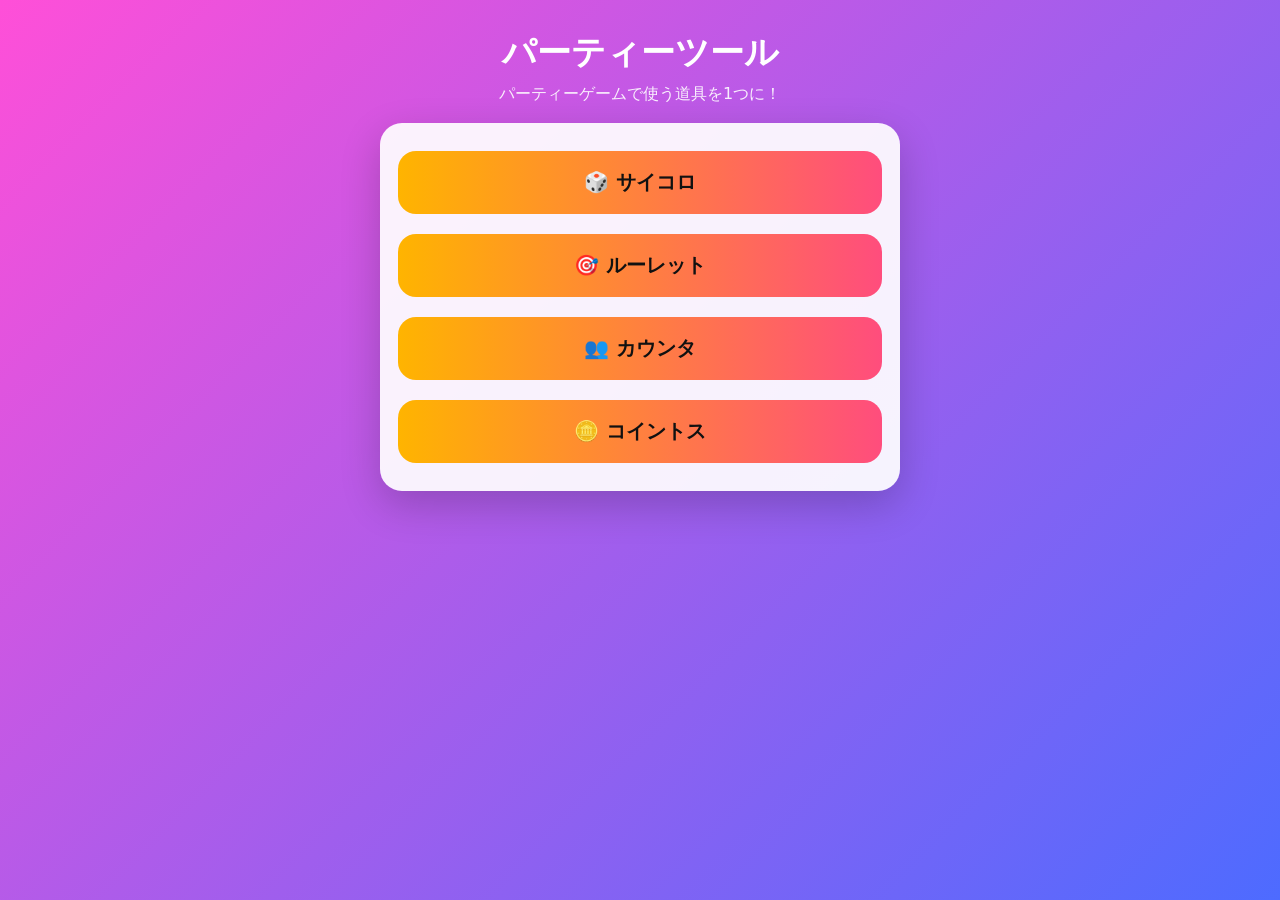
<file: index.html>
<!DOCTYPE html>
<html lang="ja">
<head>
  <meta charset="UTF-8" />
  <meta name="viewport" content="width=device-width, initial-scale=1.0" />
  <title>Party Tools</title>
  <link rel="stylesheet" href="css/style.css" />
  <link rel="icon" href="images/icon.png">
  <link rel="apple-touch-icon" href="images/icon.png">
  <link rel="manifest" href="manifest.json">
  <meta name="apple-mobile-web-app-capable" content="yes">
  <meta name="apple-mobile-web-app-title" content="パーティーツール">
</head>
<body>
  <div class="app-bg">
    <div class="container">
      <h1 class="title">パーティーツール</h1>
      <p class="subtitle">パーティーゲームで使う道具を1つに！</p>

      <div class="card">
        <button class="big-btn" onclick="location.href='dice.html'">
          🎲 サイコロ
        </button>
        <button class="big-btn" onclick="location.href='roulette.html'">
          🎯 ルーレット
        </button>

        <button class="big-btn" onclick="location.href='counter.html'">
          👥 カウンタ
        </button>

        <button class="big-btn" onclick="location.href='coin.html'">
          🪙 コイントス
        </button>  
      </div>
    </div>
  </div>
</body>
</html>
</file>
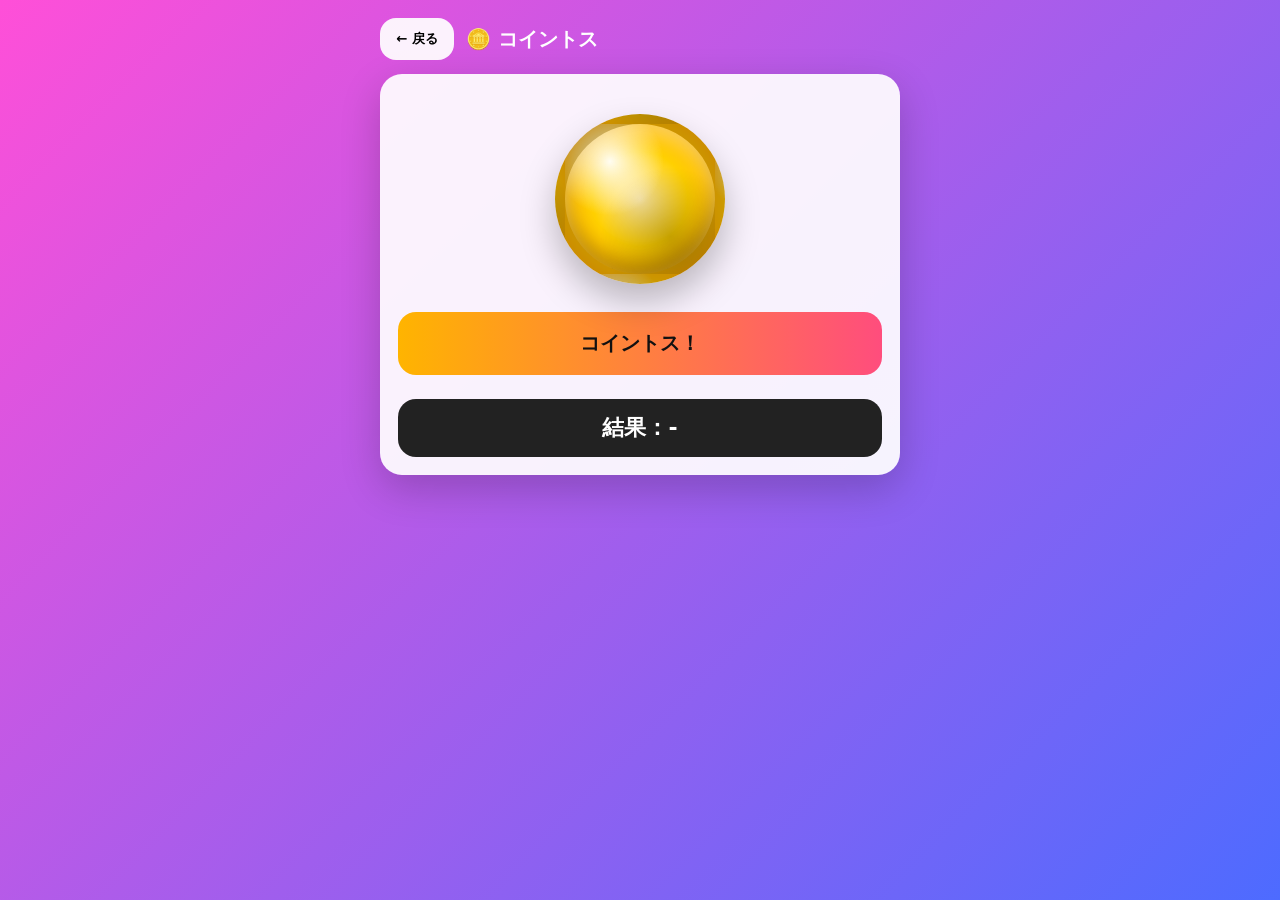
<file: coin.html>
<!DOCTYPE html>
<html lang="ja">
<head>
  <meta charset="UTF-8" />
  <meta name="viewport" content="width=device-width, initial-scale=1.0" />
  <title>コイントス</title>

  <link rel="stylesheet" href="css/style.css" />
  <link rel="stylesheet" href="css/coin.css" />
</head>

<body>
  <div class="app-bg">
    <div class="container">

      <div class="topbar">
        <button class="back-btn" onclick="location.href='index.html'">← 戻る</button>
        <h1 class="page-title">🪙 コイントス</h1>
      </div>

      <div class="card">

        <div class="coin-area">
          <div id="coin" class="coin">
            <div class="coin-face front"></div>
            <div class="coin-face back"></div>
          </div>
        </div>

        <button id="tossBtn" class="big-btn">コイントス！</button>

        <div id="coinResult" class="result big-result">
          結果：-
        </div>

      </div>

    </div>
  </div>

  <script src="js/coin.js"></script>
</body>
</html>
</file>
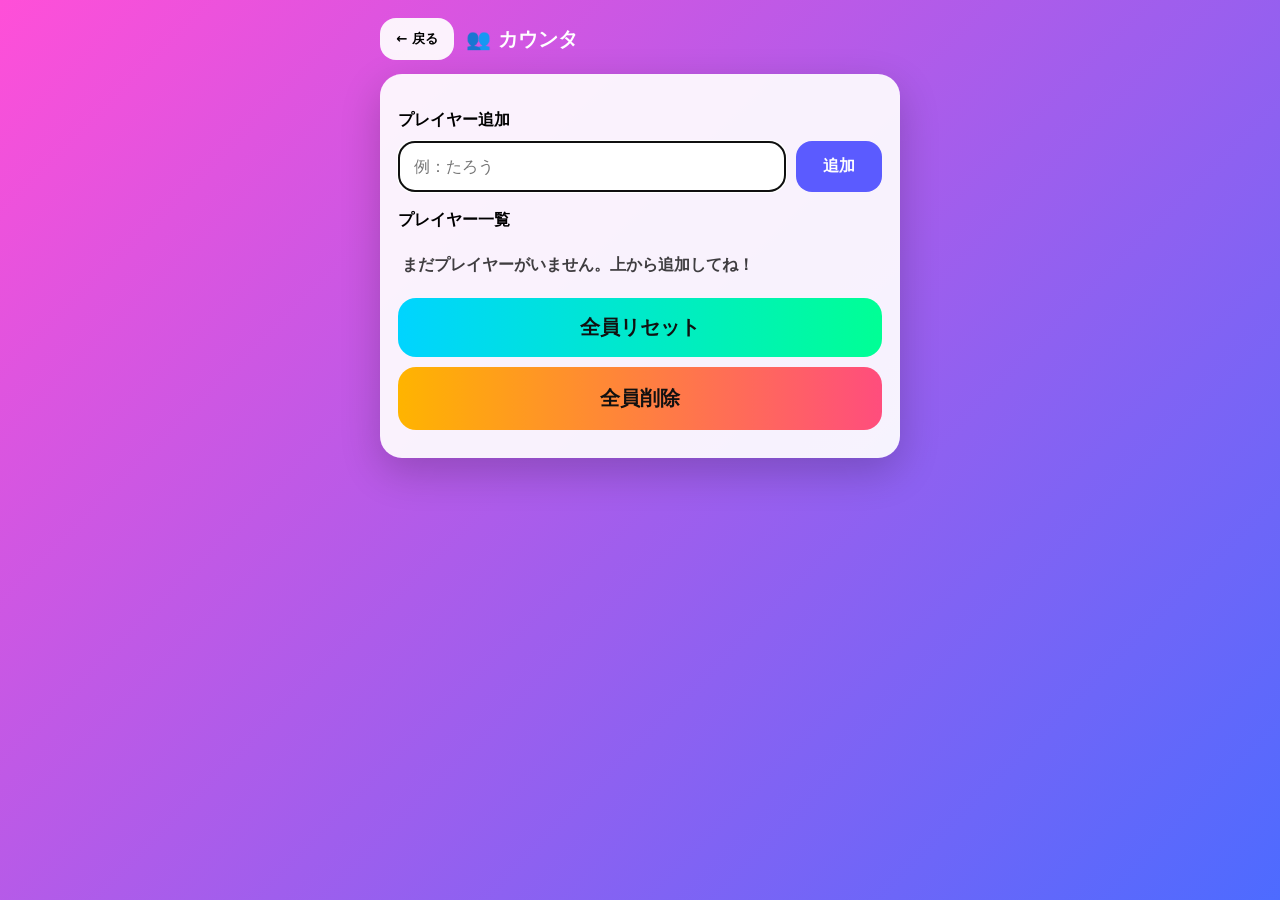
<file: counter.html>
<!DOCTYPE html>
<html lang="ja">
<head>
  <meta charset="UTF-8" />
  <meta name="viewport" content="width=device-width, initial-scale=1.0" />
  <title>カウンタ</title>

  <link rel="stylesheet" href="css/style.css" />
  <link rel="stylesheet" href="css/counter.css" />
</head>

<body>
  <div class="app-bg">
    <div class="container">

      <div class="topbar">
        <button class="back-btn" onclick="location.href='index.html'">← 戻る</button>
        <h1 class="page-title">👥 カウンタ</h1>
      </div>

      <div class="card">

        <div class="section-title">プレイヤー追加</div>

        <div class="add-row">
          <input id="playerNameInput" class="input" type="text" placeholder="例：たろう" maxlength="12" />
          <button id="addPlayerBtn" class="mini-btn">追加</button>
        </div>

        <div class="section-title">プレイヤー一覧</div>

        <div id="playersArea" class="counter-list">
          <!-- JSで生成 -->
        </div>

        <button id="resetAllBtn" class="main-btn">全員リセット</button>
        <button id="clearAllBtn" class="big-btn">全員削除</button>

      </div>

    </div>
  </div>

  <script src="js/counter.js"></script>
</body>
</html>
</file>
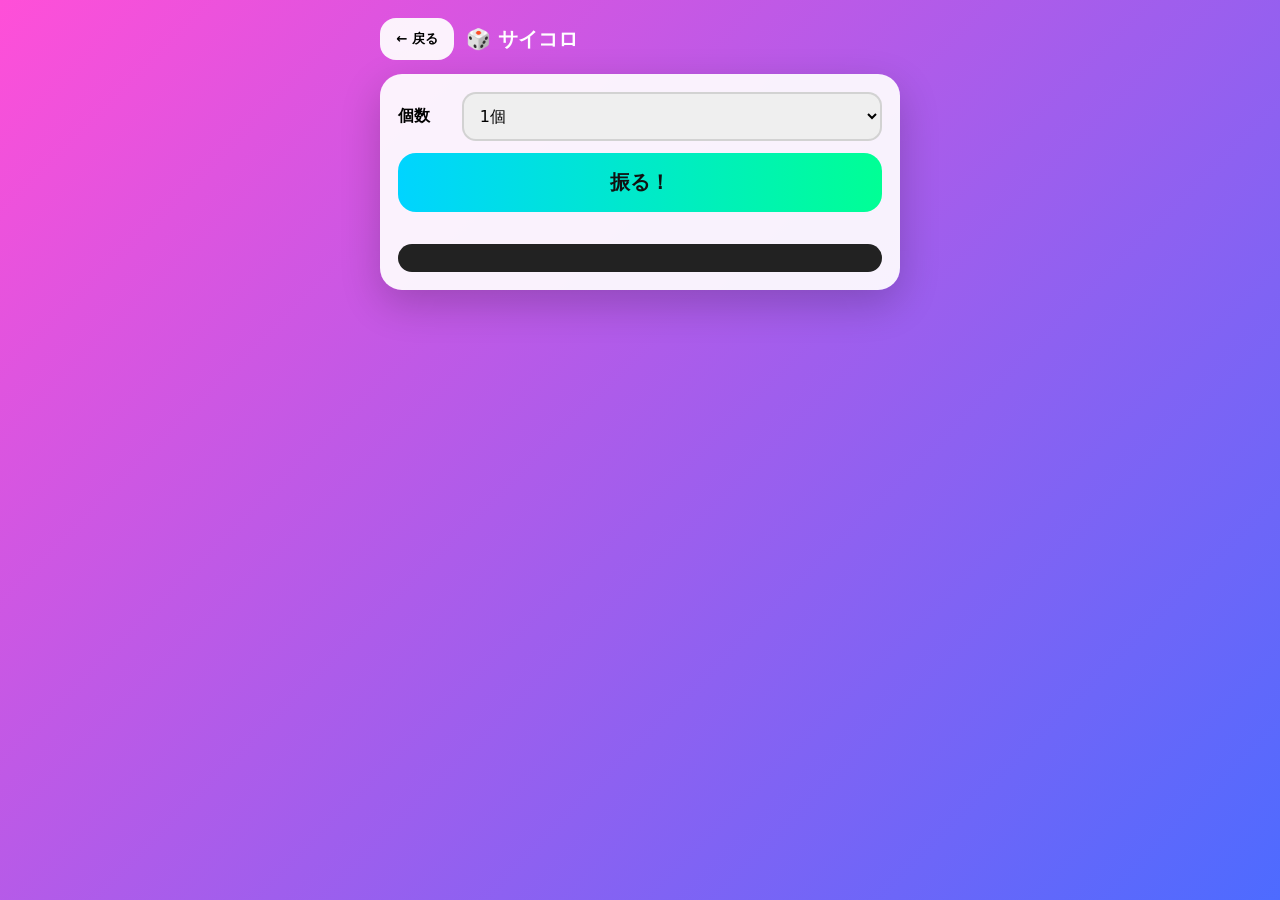
<file: dice.html>
<!DOCTYPE html>
<html lang="ja">
<head>
  <meta charset="UTF-8" />
  <meta name="viewport" content="width=device-width, initial-scale=1.0" />
  <title>サイコロ</title>
  <link rel="stylesheet" href="css/style.css" />
  <link rel="stylesheet" href="css/dice.css" />
</head>
<body>
  <div class="app-bg">
    <div class="container">
      <div class="topbar">
        <button class="back-btn" onclick="location.href='index.html'">← 戻る</button>
        <h2 class="page-title">🎲 サイコロ</h2>
      </div>

      <div class="card">
        <div class="row">
          <label class="label">個数</label>
          <select id="diceCount" class="select">
            <option value="1">1個</option>
            <option value="2">2個</option>
            <option value="3">3個</option>
            <option value="4">4個</option>
          </select>
        </div>

        <button id="rollBtn" class="main-btn">振る！</button>

        <div id="diceArea" class="dice-area"></div>
        <div id="diceSum" class="result"></div>
      </div>
    </div>
  </div>

  <script src="js/common.js"></script>
  <script src="js/dice.js"></script>
</body>
</html>
</file>
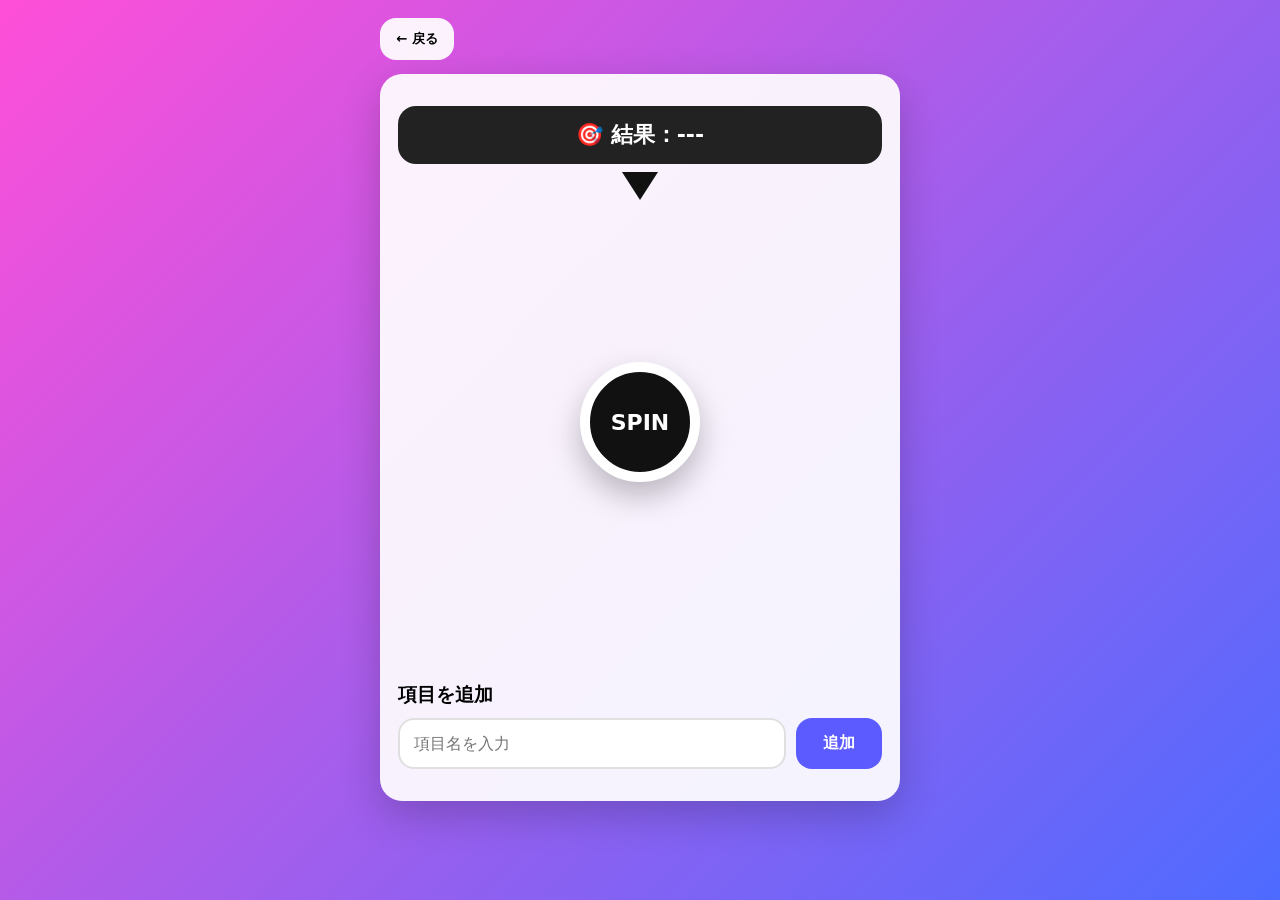
<file: roulette.html>
<!DOCTYPE html>
<html lang="ja">
<head>
  <meta charset="UTF-8" />
  <meta name="viewport" content="width=device-width, initial-scale=1.0" />
  <title>ルーレット</title>
  <link rel="stylesheet" href="css/style.css" />
  <link rel="stylesheet" href="css/roulette.css" />
</head>
<body>
  <div class="app-bg">
    <div class="container">
      <div class="topbar">
        <button class="back-btn" onclick="location.href='index.html'">← 戻る</button>
      </div>

      <div class="card">
        <div id="rouletteResult" class="result big-result">🎯 結果：---</div>

        <div class="roulette-wrap">
          <div class="pointer"></div>
          <canvas id="rouletteCanvas" width="520" height="520"></canvas>
          <button id="centerSpinBtn" class="center-spin">SPIN</button>
        </div>

        <h3 class="section-title">項目を追加</h3>
        <div class="add-row">
          <input id="itemInput" class="input" placeholder="項目名を入力" />
          <button id="addBtn" class="mini-btn">追加</button>
        </div>

        <div id="itemList" class="item-list"></div>
      </div>
    </div>
  </div>

  <script src="js/common.js"></script>
  <script src="js/roulette.js"></script>
</body>
</html>
</file>
<file: css/style.css>
* {
  box-sizing: border-box;
  font-family: system-ui, -apple-system, "Hiragino Sans", "Noto Sans JP", sans-serif;
}

body {
  margin: 0;
}

.app-bg {
  min-height: 100vh;
  background: linear-gradient(135deg, #ff4fd8, #4d6bff);
  padding: 18px;
  display: flex;
  justify-content: center;
}

.container {
  width: 100%;
  max-width: 520px;
}

.title {
  color: #fff;
  font-size: 34px;
  margin: 12px 0 0;
  text-align: center;
  font-weight: 900;
}

.subtitle {
  color: rgba(255,255,255,0.9);
  text-align: center;
  margin: 8px 0 18px;
}

.card {
  background: rgba(255,255,255,0.92);
  border-radius: 22px;
  padding: 18px;
  box-shadow: 0 14px 40px rgba(0,0,0,0.2);
}

.big-btn {
  width: 100%;
  padding: 18px 16px;
  border: none;
  border-radius: 18px;
  margin: 10px 0;
  font-size: 20px;
  font-weight: 800;
  background: linear-gradient(90deg, #ffb400, #ff4d7d);
  color: #111;
  cursor: pointer;
}

.big-btn:active {
  transform: scale(0.98);
}

.big-btn.disabled {
  opacity: 0.5;
  cursor: not-allowed;
}

.topbar {
  display: flex;
  gap: 12px;
  align-items: center;
  margin-bottom: 14px;
}

.back-btn {
  border: none;
  background: rgba(255,255,255,0.92);
  padding: 12px 16px;
  border-radius: 16px;
  font-weight: 900;
  cursor: pointer;
}

.page-title {
  color: #fff;
  margin: 0;
  font-size: 20px;
  font-weight: 900;
}

.main-btn {
  width: 100%;
  padding: 16px 16px;
  border: none;
  border-radius: 18px;
  margin-top: 12px;
  font-size: 20px;
  font-weight: 900;
  background: linear-gradient(90deg, #00d4ff, #00ff95);
  color: #111;
  cursor: pointer;
}

.main-btn:active {
  transform: scale(0.98);
}

.row {
  display: flex;
  gap: 12px;
  align-items: center;
}

.label {
  font-weight: 900;
  width: 60px;
}

.select {
  width: 100%;
  padding: 12px;
  border-radius: 14px;
  border: 2px solid rgba(0,0,0,0.12);
  font-size: 16px;
}

.dice-area {
  display: grid;
  grid-template-columns: repeat(2, 1fr);
  gap: 18px;
  margin-top: 18px;
  justify-items: center;
}

.dice {
  height: 110px;
  border-radius: 20px;
  background: #fff;
  border: 4px solid rgba(0,0,0,0.15);
  display: flex;
  justify-content: center;
  align-items: center;
  font-size: 46px;
  font-weight: 900;
  box-shadow: 0 10px 22px rgba(0,0,0,0.15);
}

.result {
  margin-top: 14px;
  background: #222;
  color: #fff;
  padding: 14px;
  border-radius: 18px;
  font-weight: 900;
  text-align: center;
  font-size: 18px;
}

.big-result {
  font-size: 22px;
}

.section-title {
  margin: 18px 0 10px;
  font-weight: 900;
}

.add-row {
  display: flex;
  gap: 10px;
}

.input {
  flex: 1;
  padding: 14px;
  border-radius: 16px;
  border: 2px solid rgba(0,0,0,0.12);
  font-size: 16px;
}

.mini-btn {
  width: 86px;
  border: none;
  border-radius: 16px;
  font-weight: 900;
  font-size: 16px;
  cursor: pointer;
  background: #5b5bff;
  color: #fff;
}

.item-list {
  margin-top: 14px;
  display: flex;
  flex-direction: column;
  gap: 10px;
}

.item {
  background: #fff;
  border-radius: 18px;
  padding: 14px;
  border: 2px solid rgba(0,0,0,0.12);
  display: flex;
  justify-content: space-between;
  align-items: center;
  gap: 12px;
}

.item-name {
  font-weight: 900;
  font-size: 16px;
  overflow: hidden;
  text-overflow: ellipsis;
  white-space: nowrap;
}

.del-btn {
  border: none;
  border-radius: 16px;
  padding: 10px 14px;
  background: #ff4d6d;
  color: #fff;
  font-weight: 900;
  cursor: pointer;
}

.app-icon {
  width: 120px;
  border-radius: 28px;
  box-shadow: 0 15px 30px rgba(0,0,0,0.3);
  display: block;
  margin: 0 auto 20px;
}
</file>
<file: css/coin.css>
/* =========================
   Coin Toss (リアル寄り)
========================= */

.coin-area {
  margin-top: 12px;
  display: flex;
  justify-content: center;
  align-items: center;
  padding: 10px 0 18px;
}

/* コイン本体 */
.coin {
  width: 170px;
  height: 170px;
  position: relative;
  transform-style: preserve-3d;
  transition: transform 1.2s ease;
}

/* 表裏 */
.coin-face {
  position: absolute;
  inset: 0;
  border-radius: 50%;
  display: flex;
  justify-content: center;
  align-items: center;

  backface-visibility: hidden;
  transform-style: preserve-3d;

  /* 金属っぽい影 */
  box-shadow:
    0 18px 35px rgba(0,0,0,0.25),
    inset 0 10px 18px rgba(255,255,255,0.35),
    inset 0 -12px 18px rgba(0,0,0,0.25);

  border: 10px solid rgba(0,0,0,0.2);
}

/* コインの内側（刻印部分） */
.coin-inner {
  width: 78%;
  height: 78%;
  border-radius: 50%;
  display: flex;
  justify-content: center;
  align-items: center;

  border: 4px solid rgba(0,0,0,0.25);

  box-shadow:
    inset 0 10px 18px rgba(255,255,255,0.25),
    inset 0 -12px 18px rgba(0,0,0,0.25);
}

/* 表 */
.coin-face.front {
  background:
    radial-gradient(circle at 30% 25%, rgba(255,255,255,0.95) 0%, rgba(255,255,255,0) 35%),
    radial-gradient(circle at 70% 75%, rgba(0,0,0,0.22) 0%, rgba(0,0,0,0) 45%),
    radial-gradient(circle at 50% 50%, #ffeaa6 0%, #ffd000 45%, #ff9f00 100%);
}

/* 裏 */
.coin-face.back {
  transform: rotateY(180deg);

  background:
    radial-gradient(circle at 30% 25%, #3a3a3a 0%, #1a1a1a 40%, #000000 75%),
    radial-gradient(circle at 70% 75%, rgba(255,255,255,0.08) 0%, rgba(0,0,0,0) 50%);

  border: 10px solid rgba(255,255,255,0.06);

  box-shadow:
    0 20px 40px rgba(0,0,0,0.6),
    inset 0 10px 18px rgba(255,255,255,0.05),
    inset 0 -14px 22px rgba(0,0,0,0.7);
}


/* H / T の刻印 */
.coin-mark {
  font-weight: 1000;
  font-size: 58px;
  letter-spacing: 2px;
  color: rgba(0,0,0,0.6);

  text-shadow:
    0 3px 0 rgba(255,255,255,0.25),
    0 -2px 0 rgba(0,0,0,0.25);

  transform: translateZ(2px);
}

/* 側面（厚み） */
.coin-edge {
  position: absolute;
  inset: 0;
  border-radius: 50%;
  transform: translateZ(-8px);

  background:
    repeating-linear-gradient(
      90deg,
      rgba(0,0,0,0.18) 0px,
      rgba(0,0,0,0.18) 4px,
      rgba(255,255,255,0.25) 4px,
      rgba(255,255,255,0.25) 8px
    );

  filter: blur(0.2px);
  opacity: 0.9;
}

/* 回転アニメ */
.coin.flipping {
  animation: coinFlip 1.2s ease;
}

@keyframes coinFlip {
  0% {
    transform: rotateY(0deg) translateY(0px);
  }
  20% {
    transform: rotateY(360deg) translateY(-18px);
  }
  40% {
    transform: rotateY(720deg) translateY(0px);
  }
  60% {
    transform: rotateY(1080deg) translateY(-12px);
  }
  80% {
    transform: rotateY(1440deg) translateY(0px);
  }
  100% {
    transform: rotateY(1800deg) translateY(0px);
  }
}

/* 結果固定 */
.coin.result-front {
  transform: rotateY(0deg);
}

.coin.result-back {
  transform: rotateY(180deg);
}
</file>
<file: css/counter.css>
/* =========================
   Counter (UI)
========================= */

.counter-list {
  margin-top: 14px;
  display: flex;
  flex-direction: column;
  gap: 10px;
}

/* 1人分の行 */
.counter-item {
  background: #fff;
  border-radius: 18px;
  padding: 14px;
  border: 2px solid rgba(0,0,0,0.12);

  display: flex;
  align-items: center;
  justify-content: space-between;
  gap: 12px;
}

/* 名前 */
.counter-name {
  flex: 1;
  min-width: 0;
  font-weight: 900;
  font-size: 24px;
  overflow: hidden;
  text-overflow: ellipsis;
  white-space: nowrap;
}

/* - 点数 + のまとまり */
.counter-mid {
  display: flex;
  align-items: center;
  gap: 8px;
}

/* 点数 */
.counter-score {
  width: 54px;
  text-align: center;
  font-weight: 900;
  font-size: 22px;
  background: rgba(0,0,0,0.06);
  border-radius: 14px;
  padding: 8px 6px;
}

/* ボタン */
.counter-btn {
  width: 44px;
  height: 44px;
  border: none;
  border-radius: 16px;
  font-weight: 900;
  font-size: 20px;
  cursor: pointer;
}

.counter-btn:active {
  transform: scale(0.96);
}

/* 既存テーマに合わせる */
.counter-plus {
  background: linear-gradient(90deg, #00d4ff, #00ff95);
  color: #111;
}

.counter-minus {
  background: linear-gradient(90deg, #ffb400, #ff4d7d);
  color: #111;
}

/* 削除ボタン */
.counter-del {
  border: none;
  border-radius: 16px;
  padding: 10px 12px;
  background: #ff4d6d;
  color: #fff;
  font-weight: 900;
  cursor: pointer;
  white-space: nowrap;
}

.counter-del:active {
  transform: scale(0.98);
}

/* スマホで詰まりすぎる時 */
@media (max-width: 420px) {
  .counter-score {
    width: 46px;
    font-size: 20px;
  }

  .counter-del {
    padding: 10px 10px;
    font-size: 14px;
  }
}
</file>
<file: css/dice.css>
/* =========================
   Dice Layout
========================= */

.dice-area {
  display: grid;
  grid-template-columns: repeat(2, 1fr);
  gap: 18px;
  margin-top: 18px;
  justify-items: center;
}

/* =========================
   Dice Base
========================= */

.dice {
  width: 120px;
  height: 120px;
  border-radius: 20px;
  display: block;
  position: relative;
  transform-style: preserve-3d;

  background: linear-gradient(145deg, #ffffff 0%, #f2f2f2 45%, #e6e6e6 100%);
  box-shadow:
    0 18px 35px rgba(0,0,0,0.22),
    inset 0 10px 18px rgba(255,255,255,0.9),
    inset 0 -14px 22px rgba(0,0,0,0.12);
}

/* 光沢 */
.dice::before {
  content: "";
  position: absolute;
  inset: 10px;
  border-radius: 16px;
  background: linear-gradient(
    135deg,
    rgba(255,255,255,0.95) 0%,
    rgba(255,255,255,0.35) 30%,
    rgba(255,255,255,0.05) 55%,
    rgba(255,255,255,0) 100%
  );
}

.dice::after {
  content: "";
  position: absolute;
  inset: 0;
  border-radius: 20px;
  box-shadow: inset 0 0 0 2px rgba(255,255,255,0.6);
}

/* =========================
   Pips
========================= */

.pip {
  position: absolute;
  width: 16px;
  height: 16px;
  border-radius: 50%;

  background: radial-gradient(circle at 30% 30%, #444 0%, #111 55%, #000 100%);
  box-shadow:
    inset 0 2px 4px rgba(255,255,255,0.25),
    0 2px 6px rgba(0,0,0,0.25);
}

/* 位置 */
.pip.tl { top: 18px; left: 18px; }
.pip.tc { top: 18px; left: 50%; transform: translateX(-50%); }
.pip.tr { top: 18px; right: 18px; }
.pip.ml { top: 50%; left: 18px; transform: translateY(-50%); }
.pip.mc { top: 50%; left: 50%; transform: translate(-50%, -50%); }
.pip.mr { top: 50%; right: 18px; transform: translateY(-50%); }
.pip.bl { bottom: 18px; left: 18px; }
.pip.bc { bottom: 18px; left: 50%; transform: translateX(-50%); }
.pip.br { bottom: 18px; right: 18px; }

/* =========================
   Animation
========================= */

.dice.rolling {
  animation: diceTumble 0.55s linear infinite;
}

.dice.bounce {
  animation: diceStopBounce 0.35s ease;
}

@keyframes diceTumble {
  0% { transform: rotate(0deg); }
  100% { transform: rotate(360deg); }
}

@keyframes diceStopBounce {
  0% { transform: scale(1); }
  45% { transform: scale(1.12); }
  100% { transform: scale(1); }
}
</file>
<file: css/roulette.css>
/* =========================
   Roulette
========================= */

.roulette-wrap {
  margin-top: 16px;
  display: flex;
  justify-content: center;
  position: relative;
}

#rouletteCanvas {
  width: 100%;
  max-width: 520px;
  height: auto;
  border-radius: 50%;
}

.pointer {
  position: absolute;
  top: -8px;
  left: 50%;
  transform: translateX(-50%);
  width: 0;
  height: 0;
  border-left: 18px solid transparent;
  border-right: 18px solid transparent;
  border-top: 28px solid #111;
  z-index: 10;
}

.center-spin {
  position: absolute;
  width: 120px;
  height: 120px;
  border-radius: 50%;
  border: 10px solid #fff;
  background: #111;
  color: #fff;
  font-weight: 900;
  font-size: 22px;
  cursor: pointer;
  top: 50%;
  left: 50%;
  transform: translate(-50%, -50%);
  z-index: 11;
  box-shadow: 0 14px 30px rgba(0,0,0,0.25);
}

.spin-top-btn {
  flex: 1;
  border: none;
  border-radius: 18px;
  padding: 14px;
  font-weight: 900;
  font-size: 18px;
  cursor: pointer;
  background: linear-gradient(90deg, #ffb400, #ff4d7d);
  color: #111;
}
</file>
